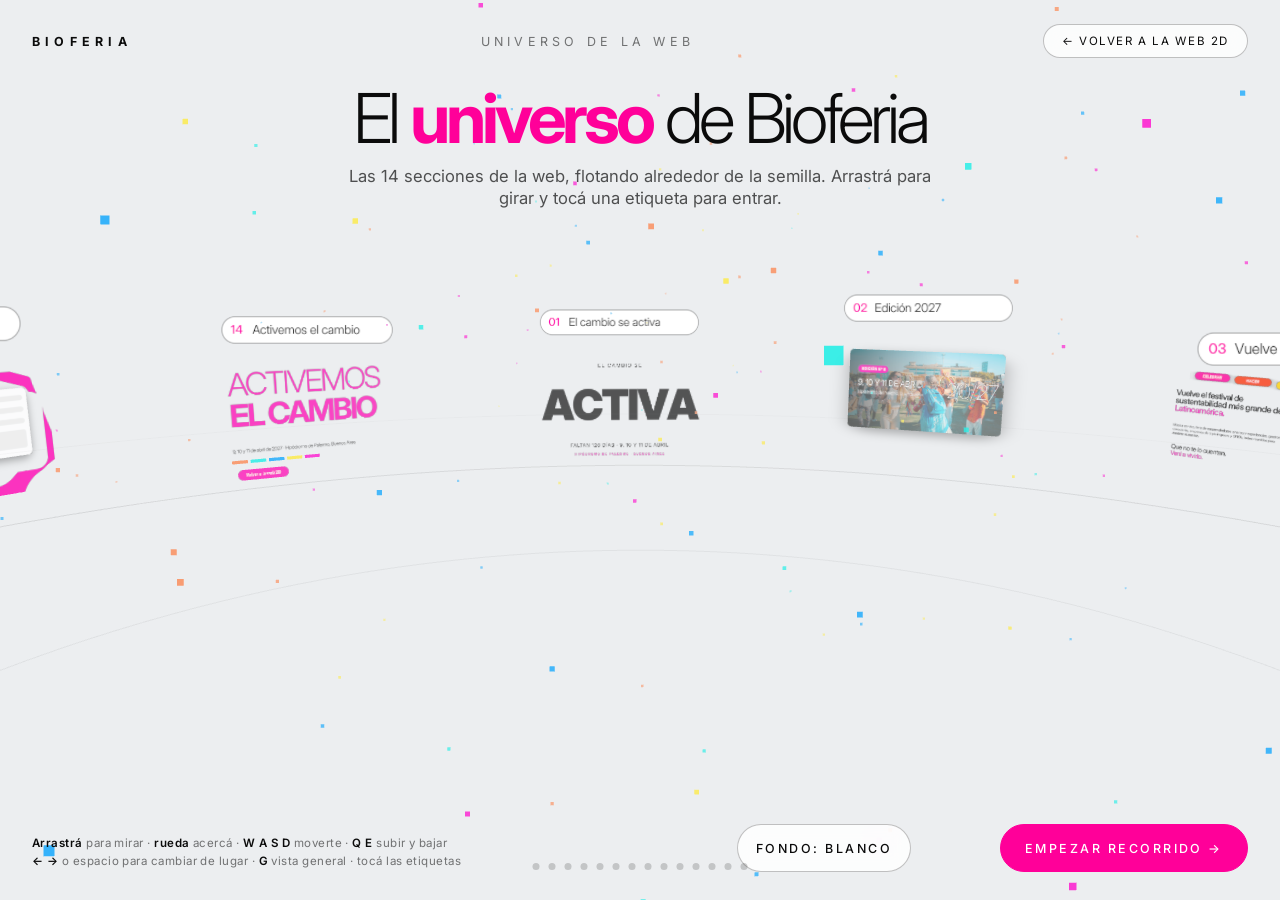
<file: universo3d.html>
<!doctype html>
<html lang="es">
<head>
<meta charset="utf-8">
<meta name="viewport" content="width=device-width,initial-scale=1,viewport-fit=cover">
<title>Bioferia · la web en 3D</title>
<link rel="preconnect" href="https://fonts.googleapis.com"><link rel="preconnect" href="https://fonts.gstatic.com" crossorigin>
<link href="https://fonts.googleapis.com/css2?family=Inter:wght@200;300;400;500;600;700;800;900&display=swap" rel="stylesheet">
<style>
:root{--rosa:#FF0099;--ink:#0b0b0b;--bg:#eceef0}
*{box-sizing:border-box}
html,body{margin:0;height:100%;background:var(--bg);color:var(--ink);font-family:"Inter",system-ui,sans-serif;overflow:hidden}
#gl{position:fixed;inset:0;width:100%;height:100%;display:block;cursor:grab;touch-action:none}
#gl:active{cursor:grabbing}
.top{position:fixed;z-index:5;left:0;right:0;top:0;display:flex;justify-content:space-between;align-items:center;padding:24px 32px;pointer-events:none;font-size:.78rem;letter-spacing:.34em;text-transform:uppercase}
.top b{font-weight:700;letter-spacing:.42em}.top span{color:#0b0b0b8c}
.top a{pointer-events:auto;color:var(--ink);text-decoration:none;border:1px solid #0b0b0b40;border-radius:999px;padding:9px 18px;letter-spacing:.14em;font-size:.72rem;background:#ffffffcc;backdrop-filter:blur(10px)}
.top a:hover{background:#fff}
#cap{position:fixed;z-index:4;left:50%;top:78px;translate:-50% 0;text-align:center;width:min(900px,92vw);pointer-events:none}
#cap .n{color:var(--rosa);letter-spacing:.3em;font-size:.8rem;margin-bottom:6px;font-weight:500}
#cap h1{margin:0;font-weight:300;font-size:clamp(2.2rem,5.4vw,4.3rem);letter-spacing:-.06em;line-height:1}
#cap h1 b{font-weight:700;color:var(--rosa)}
#cap p{margin:12px auto 0;max-width:36em;color:#0b0b0bb3;font-size:clamp(.9rem,1.3vw,1.1rem);line-height:1.35;font-weight:400}
#cap .w{display:inline-block;opacity:0;transform:translateY(.45em);filter:blur(8px);transition:opacity .8s ease,transform .9s cubic-bezier(.2,.8,.2,1),filter .8s ease}
#cap.in .w{opacity:1;transform:none;filter:blur(0)}
#cap .n,#cap p{opacity:0;transition:opacity .9s ease .5s}#cap.in .n,#cap.in p{opacity:1}
.nav{position:fixed;z-index:5;right:32px;bottom:28px;display:flex;gap:12px}
.nav button{font:500 .78rem "Inter";letter-spacing:.2em;text-transform:uppercase;color:var(--ink);background:#ffffffd9;border:1px solid #0b0b0b40;border-radius:999px;height:48px;padding:0 24px;cursor:pointer;backdrop-filter:blur(10px)}
.nav button:hover{background:#fff}.nav .go{background:var(--rosa);color:#fff;border-color:var(--rosa)}
.dots{position:fixed;z-index:5;left:50%;bottom:30px;translate:-50% 0;display:flex;gap:9px}
.dots i{width:7px;height:7px;border-radius:50%;background:#0b0b0b2e;cursor:pointer;transition:.3s}.dots i.a{background:var(--rosa);transform:scale(1.6)}
.hint{position:fixed;z-index:4;left:32px;bottom:30px;font-size:.72rem;color:#0b0b0b8c;letter-spacing:.04em;line-height:1.5}
.hint b{font-weight:600;color:var(--ink)}
#mp{position:fixed;z-index:3;left:4vw;right:4vw;top:244px;bottom:84px;display:grid;grid-template-columns:minmax(0,1.55fr) minmax(0,1fr);gap:28px;opacity:0;pointer-events:none;transition:opacity .8s ease,transform .9s cubic-bezier(.2,.8,.2,1);transform:translateY(24px)}
#mp.on{opacity:1;pointer-events:auto;transform:none}
.mp__map{position:relative;border-radius:28px;overflow:hidden;background:#dfeef3;box-shadow:0 34px 70px -34px #0b0b0b80}
.mp__map iframe{position:absolute;inset:0;width:100%;height:100%;border:0}
.mp__txt{overflow:auto;padding-right:6px;scrollbar-width:thin}
.mp__txt p{margin:0 0 16px;font-size:clamp(.88rem,1.15vw,1.05rem);line-height:1.38;color:#0b0b0bd9}
.mp__txt h3{margin:4px 0 8px;font-size:.78rem;letter-spacing:.06em;text-transform:uppercase;font-weight:700}
.mp__txt ol{list-style:none;margin:0 0 18px;padding:0}
.mp__txt li{display:grid;grid-template-columns:2.6em 1fr auto;gap:8px;align-items:center;padding:3px 0;border-bottom:1px solid #0b0b0b26;opacity:0;transform:translateX(18px);transition:opacity .6s ease,transform .7s cubic-bezier(.2,.8,.2,1)}
#mp.on li{opacity:1;transform:none}
.mp__txt li b{font-weight:500;font-size:1.7rem;letter-spacing:-.04em;line-height:1}
.mp__txt li span{font-size:.98rem}.mp__txt li em{font-style:normal;font-size:.9rem;font-weight:500}
.leg{display:flex;flex-wrap:wrap;gap:8px 14px}.leg i{display:inline-flex;align-items:center;gap:8px;font-style:normal;font-size:.78rem;font-weight:700;text-transform:uppercase}.leg i::before{content:"";width:26px;height:12px;border-radius:99px;background:var(--c)}
#kp{position:fixed;z-index:6;left:50%;bottom:92px;translate:-50% 20px;width:min(780px,92vw);display:none;grid-template-columns:10px 1fr 190px;background:#fff;color:#0b0b0b;border-radius:26px;overflow:hidden;box-shadow:0 30px 70px -26px #000a;opacity:0;transition:opacity .5s,translate .6s cubic-bezier(.2,.8,.2,1)}
#kp.on{display:grid;opacity:1;translate:-50% 0}
#kp>i{background:var(--c)}#kp>div{padding:18px 22px}#kp small{letter-spacing:.2em;font-weight:600;font-size:.7rem;text-transform:uppercase}#kp h2{margin:2px 0 6px;font-weight:300;letter-spacing:-.05em;font-size:2.2rem;line-height:1}#kp h2 b{font-weight:700}#kp p{margin:0 0 6px;font-size:.95rem;line-height:1.35}#kp img{width:100%;height:100%;object-fit:cover}#kp button{position:absolute;right:10px;top:10px;width:32px;height:32px;border-radius:50%;border:0;background:#000b;color:#fff;font-size:1.2rem;cursor:pointer}
#mod{position:fixed;inset:0;z-index:20;background:#0b0b0bb3;backdrop-filter:blur(8px);display:none;place-items:center}
#mod.on{display:grid}
#mod .box{position:relative;width:min(1280px,94vw);height:min(86vh,820px);border-radius:24px;overflow:hidden;background:#fff;box-shadow:0 40px 90px -30px #000}
#mod.phone .box{width:min(400px,92vw);height:min(86vh,860px);border-radius:36px;border:8px solid #111}
#mod iframe{width:100%;height:100%;border:0;display:block}
#mod button{position:absolute;right:14px;top:14px;z-index:2;width:42px;height:42px;border-radius:50%;border:0;background:#000000b3;color:#fff;font-size:1.5rem;cursor:pointer}
#load{position:fixed;inset:0;z-index:30;display:grid;place-items:center;background:var(--bg);font-weight:300;letter-spacing:.3em;text-transform:uppercase;color:#0b0b0b99;transition:opacity .8s}
#load.off{opacity:0;pointer-events:none}
body.dark{--bg:#0a0a0d;--ink:#f4f4f4;--card:#ffffff14}body.dark .top span,body.dark .hint{color:#ffffff99}body.dark #cap p{color:#ffffffb3}body.dark .top a,body.dark .nav button{background:#ffffff14;border-color:#ffffff40;color:#fff}body.dark .nav .go{background:var(--rosa)}body.dark .dots i{background:#ffffff33}body.dark .dots i.a{background:var(--rosa)}body.dark .mp__txt p{color:#ffffffd9}body.dark .mp__txt li{border-color:#ffffff2e}body.dark #load{color:#ffffff99}body.dark .mp__map{background:#03060f}
.nav .bgb{min-width:48px;padding:0 18px}
@media(max-width:900px){#mp{grid-template-columns:1fr;top:210px;overflow:auto}.mp__map{min-height:46vh}}
@media(max-width:700px){.top{padding:16px}.top span{display:none}#cap{top:66px}.nav{right:14px;bottom:16px}.dots{display:none}.hint{display:none}}
</style>
</head>
<body>
<canvas id="gl"></canvas>
<div class="top"><b>Bioferia</b><span>Universo de la web</span><a href="index.html" id="back2d">← Volver a la web 2D</a></div>
<div id="cap"><div class="n"></div><h1></h1><p></p></div>
<div id="mp"><div class="mp__map"><iframe title="Mapa 3D del Hipódromo de Palermo" src="about:blank" allow="fullscreen"></iframe></div><aside class="mp__txt"></aside></div>
<div class="nav"><button id="bgb" class="bgb" aria-label="Cambiar fondo">Fondo: blanco</button><button id="prev" aria-label="Anterior">←</button><button id="next" class="go">Empezar →</button></div>
<div class="dots" id="dots"></div>
<div class="hint"><b>Arrastrá</b> para mirar · <b>rueda</b> acercá · <b>W A S D</b> moverte · <b>Q E</b> subir y bajar<br><b>← →</b> o espacio para cambiar de lugar · <b>G</b> vista general · tocá las etiquetas</div>
<div id="mod"><div class="box"><button aria-label="Cerrar">×</button><iframe title="web"></iframe></div></div>
<div id="load">Armando el universo…</div>
<script src="content.js"></script>
<script src="assets/vendor/three.min.js"></script>
<script>
const B=window.BIOFERIA,TH=window.THREE;
let INK='#0b0b0b',INV='#fff';const inkd=()=>INK==='#fff'?'#ffffffd9':'#0b0b0bd9';const COL={fuego:'#FA3710',aire:'#01DAC7',agua:'#005BFC',tierra:'#FED108',rosa:'#FF0099'};
const CN={rojo:COL.fuego,turquesa:COL.aire,azul:COL.agua,amarillo:COL.tierra,rosa:COL.rosa};
const WEB='index.html';
function back2d(){if(parent!==window)parent.postMessage({t:'cerrar3d',e:cur>=0?cur+1:0},'*');else location.href='index.html'}

const loadImg=u=>new Promise(r=>{const i=new Image();i.crossOrigin='anonymous';i.onload=()=>r(i);i.onerror=()=>r(null);i.src=u});
const mkc=(w,h)=>{const c=document.createElement('canvas');c.width=Math.max(2,Math.round(w));c.height=Math.max(2,Math.round(h));return c};
const ctex=c=>{const t=new TH.CanvasTexture(c);t.encoding=TH.sRGBEncoding;t.anisotropy=8;return t};
const clamp=(v,a=0,b=1)=>Math.max(a,Math.min(b,v));
const eOut=q=>1-Math.pow(1-q,3),eBack=q=>{const c1=1.70158,c3=c1+1;return 1+c3*Math.pow(q-1,3)+c1*Math.pow(q-1,2)};
function rr(x,X,Y,W,H,R){x.beginPath();x.moveTo(X+R,Y);x.arcTo(X+W,Y,X+W,Y+H,R);x.arcTo(X+W,Y+H,X,Y+H,R);x.arcTo(X,Y+H,X,Y,R);x.arcTo(X,Y,X+W,Y,R);x.closePath()}
function cover(x,im,X,Y,W,H){const k=Math.max(W/im.width,H/im.height),w=im.width*k,h=im.height*k;x.drawImage(im,X+(W-w)/2,Y+(H-h)/2,w,h)}
function plane(w,h,tex,o={}){return new TH.Mesh(new TH.PlaneGeometry(w,h),new TH.MeshBasicMaterial(Object.assign({map:tex,transparent:true,side:TH.DoubleSide,depthWrite:false},o)))}
function imgCard(url,w,h,o={}){const {r=.05,px=720,border=null}=o,c=mkc(px,px*h/w),x=c.getContext('2d'),t=ctex(c),m=plane(w,h,t);if(r>0&&o.shadow!==false)addShadow(m,w,h);
  loadImg(url).then(im=>{if(!im)return;x.clearRect(0,0,c.width,c.height);x.save();rr(x,0,0,c.width,c.height,c.width*r);x.clip();cover(x,im,0,0,c.width,c.height);x.restore();if(border){x.strokeStyle=border;x.lineWidth=4;rr(x,2,2,c.width-4,c.height-4,c.width*r);x.stroke()}t.needsUpdate=true});return m}
function textPlane(w,h,px,draw,o={}){const fixed=o.fixed,sh=o.shadow;o=Object.assign({},o);delete o.fixed;delete o.shadow;const c=mkc(px,px*h/w),x=c.getContext('2d');draw(x,c.width,c.height);const m=plane(w,h,ctex(c),o);m.userData.c=c;m.userData.draw=draw;m.userData.fixed=!!fixed;if(sh)addShadow(m,w,h);return m}
const baseLetters=[];
function repaint(){scene.traverse(m=>{const d=m.userData&&m.userData.draw;if(d&&!m.userData.fixed&&m.userData.c){const c=m.userData.c,x=c.getContext('2d');x.setTransform(1,0,0,1,0,0);x.clearRect(0,0,c.width,c.height);x.textAlign='left';x.textBaseline='alphabetic';x.letterSpacing='0px';x.globalAlpha=1;d(x,c.width,c.height);m.material.map.needsUpdate=true}if(m.userData&&m.userData.redraw){m.userData.redraw();m.material.map.needsUpdate=true}});baseLetters.forEach(m=>m.material.color.set(INK).convertSRGBToLinear())}
function wrap(x,txt,maxW){const out=[];let line='';txt.split(' ').forEach(w=>{const t=line?line+' '+w:w;if(x.measureText(t).width>maxW&&line){out.push(line);line=w}else line=t});if(line)out.push(line);return out}
function lines(x,txt,X,Y,maxW,lh){const L=wrap(x,txt,maxW);L.forEach((l,i)=>x.fillText(l,X,Y+i*lh));return Y+L.length*lh}
const shTex=(()=>{const c=mkc(256,256),x=c.getContext('2d');x.filter='blur(13px)';x.fillStyle='#000';rr(x,30,30,196,196,26);x.fill();return new TH.CanvasTexture(c)})();
function addShadow(m,w,h,op=.42){const sh=new TH.Mesh(new TH.PlaneGeometry(w*1.3,h*1.3),new TH.MeshBasicMaterial({map:shTex,transparent:true,opacity:op,depthWrite:false,side:TH.DoubleSide}));sh.position.set(0,-h*.05,-.05);sh.renderOrder=-1;m.add(sh);return m}
function detTex(f,col){const W=1240,H=780,c=mkc(W,H),x=c.getContext('2d'),t=ctex(c),dk=col==='#FED108',fg=dk?'#0b0b0b':'#fff';
  const draw=im=>{x.clearRect(0,0,W,H);x.save();rr(x,0,0,W,H,70);x.clip();x.fillStyle=col;x.fillRect(0,0,W,H);if(im){cover(x,im,0,0,W,H);x.globalAlpha=.66;x.fillStyle=col;x.fillRect(0,0,W,H);x.globalAlpha=1}
    const gr=x.createLinearGradient(0,H*.3,0,H);gr.addColorStop(0,'rgba(0,0,0,0)');gr.addColorStop(1,dk?'rgba(255,255,255,0)':'rgba(0,0,0,.45)');x.fillStyle=gr;x.fillRect(0,0,W,H);x.restore();
    x.fillStyle=fg;x.textAlign='left';x.textBaseline='alphabetic';x.font='400 138px Inter';x.letterSpacing='-7px';x.fillText(f.verbo.toUpperCase(),70,170);const vw=x.measureText(f.verbo.toUpperCase()).width;
    x.font='700 30px Inter';x.letterSpacing='5px';const ew=x.measureText(f.elemento.toUpperCase()).width+60;x.fillStyle=dk?'#0b0b0b2e':'#ffffff40';rr(x,70+vw+34,100,ew,62,31);x.fill();x.fillStyle=fg;x.fillText(f.elemento.toUpperCase(),70+vw+64,143);
    x.font='600 70px Inter';x.letterSpacing='-3px';let y=lines(x,f.sentido,70,310,W-380,78);
    x.font='700 26px Inter';x.letterSpacing='4px';x.globalAlpha=.85;x.fillText('LO VIVÍS EN',70,y+34);x.globalAlpha=1;x.font='600 46px Inter';x.letterSpacing='-1px';x.fillText(f.donde,70,y+92);
    x.font='400 38px Inter';x.letterSpacing='-1px';lines(x,f.detalle,70,y+160,W-300,48);t.needsUpdate=true};
  draw(null);loadImg(f.img).then(im=>{if(im)draw(im)});return t}
const pad2=n=>String(n).padStart(2,'0');
async function letterRow(str,font,px,track,fill,img,k){const mc=mkc(10,10).getContext('2d');mc.font=font;mc.letterSpacing=track+'px';const it=[...str].map(ch=>({ch,adv:mc.measureText(ch).width}));const total=it.reduce((s,a)=>s+a.adv,0),out=[];let x0=0;
  for(const a of it){if(a.ch!==' '){const w=Math.ceil(a.adv-track+px*.3),h=Math.round(px*1.3),c=mkc(w,h),cx=c.getContext('2d');cx.font=font;cx.letterSpacing=track+'px';cx.textBaseline='alphabetic';cx.fillStyle=fill;cx.fillText(a.ch,px*.15,px);
      if(img){cx.globalCompositeOperation='source-in';cx.drawImage(img,-(x0)+px*.15,0,total,h)}
      const m=plane(w*k,h*k,ctex(c));m.position.set((x0-px*.15+w/2-total/2)*k,0,0);out.push(m)}
    x0+=a.adv}
  return{meshes:out,width:total*k}}

const cv=document.getElementById('gl');
const renderer=new TH.WebGLRenderer({canvas:cv,antialias:true});renderer.setPixelRatio(Math.min(devicePixelRatio,2));renderer.outputEncoding=TH.sRGBEncoding;
const BGC=0xeceef0;const scene=new TH.Scene();scene.background=new TH.Color(BGC);scene.fog=new TH.FogExp2(BGC,.0075);
const camera=new TH.PerspectiveCamera(48,1,.1,600);
const V3=TH.Vector3,R=54;
function resize(){renderer.setSize(innerWidth,innerHeight,false);camera.aspect=innerWidth/innerHeight;camera.updateProjectionMatrix()}addEventListener('resize',resize);resize();

const dust=(()=>{const N=520,p=new Float32Array(N*3),c=new Float32Array(N*3),v=[],pal=[COL.fuego,COL.aire,COL.agua,COL.tierra,COL.rosa].map(h=>new TH.Color(h));
  for(let i=0;i<N;i++){const r=14+Math.random()*120,a=Math.random()*6.283;p[i*3]=Math.cos(a)*r;p[i*3+1]=(Math.random()-.5)*60;p[i*3+2]=Math.sin(a)*r;const k=pal[i%5];c[i*3]=k.r;c[i*3+1]=k.g;c[i*3+2]=k.b;v.push([(Math.random()-.5)*.5,(Math.random()-.5)*.25,(Math.random()-.5)*.5])}
  const g=new TH.BufferGeometry();g.setAttribute('position',new TH.BufferAttribute(p,3));g.setAttribute('color',new TH.BufferAttribute(c,3));const pt=new TH.Points(g,new TH.PointsMaterial({size:.55,vertexColors:true,transparent:true,opacity:.8,depthWrite:false}));scene.add(pt);return{pt,p,v,N}})();
function ring(r,y,op){const pts=[];for(let i=0;i<=140;i++){const a=i/140*6.283;pts.push(new V3(Math.cos(a)*r,y,Math.sin(a)*r))}scene.add(new TH.Line(new TH.BufferGeometry().setFromPoints(pts),new TH.LineBasicMaterial({color:0x0b0b0b,transparent:true,opacity:op})))}
ring(R,-5.4,.16);ring(R*.55,-5.4,.08);ring(R*1.5,-5.4,.05);

scene.add(new TH.AmbientLight(0xffffff,1));
const seed=new TH.Group();scene.add(seed);
const sv=document.createElement('video');sv.src='assets/video/semilla.mp4';sv.muted=true;sv.loop=false;sv.playsInline=true;sv.preload='auto';sv.crossOrigin='anonymous';
const svCol=new TH.Color(COL.fuego),svTex=new TH.VideoTexture(sv);
const svMat=new TH.ShaderMaterial({transparent:true,depthWrite:false,blending:TH.AdditiveBlending,uniforms:{map:{value:svTex},uCol:{value:svCol},uHeart:{value:0},uT:{value:0},uMode:{value:0}},
  vertexShader:'varying vec2 vUv;void main(){vUv=uv;gl_Position=projectionMatrix*modelViewMatrix*vec4(position,1.);}',
  fragmentShader:'uniform sampler2D map;uniform vec3 uCol;uniform float uHeart;uniform float uT;uniform float uMode;varying vec2 vUv;'+
  'void main(){vec3 c=texture2D(map,vUv).rgb;float L=dot(c,vec3(.3,.59,.11));'+
  'vec3 p0=vec3(.98,.216,.063),p1=vec3(.004,.855,.78),p2=vec3(0.,.357,.988),p3=vec3(.996,.82,.03),p4=vec3(1.,0.,.6);'+
  'vec2 q=vUv-.5;float x=fract(atan(q.y*1.78,q.x)/6.2832+.5+uT*.04)*5.;'+
  'vec3 hm=mix(p0,p1,smoothstep(0.,1.,x));hm=mix(hm,p2,smoothstep(1.,2.,x));hm=mix(hm,p3,smoothstep(2.,3.,x));hm=mix(hm,p4,smoothstep(3.,4.,x));hm=mix(hm,p0,smoothstep(4.,5.,x));'+
  'vec3 tint=mix(uCol,hm,uHeart);float e=pow(1.-smoothstep(.3,.98,length(q*2.)),1.6);'+
  'if(uMode>.5){float a=clamp(pow(L,1.15)*2.6,0.,1.)*e;gl_FragColor=vec4(tint*.92,a);}'+
  'else{vec3 c2=tint*(L*2.6)+vec3(pow(L,2.5))*.7;c2=max(c2-.02,0.)*1.4;gl_FragColor=vec4(c2*e,1.);}}'});
const svMesh=new TH.Mesh(new TH.PlaneGeometry(5.4,9.6),svMat);svMesh.scale.setScalar(1.35);svMesh.frustumCulled=false;svMesh.renderOrder=30;scene.add(svMesh);
const SEEDC=[COL.fuego,COL.aire,COL.agua,COL.tierra,COL.rosa],_tc=new TH.Color();let svOn=false;
function updateSeed(t,dt){if(!svOn){svOn=true;sv.play().catch(()=>{})}if(sv.paused)sv.play().catch(()=>{});if(sv.currentTime>16.8)sv.currentTime=6;
  const ph=t/5,idx=Math.floor(ph)%5,cyc=Math.floor(ph/5)%3===2&&ph%5<4?1:0,k=1-Math.exp(-dt*1.8);svCol.lerp(_tc.set(SEEDC[idx]),k);svMat.uniforms.uHeart.value+=(cyc-svMat.uniforms.uHeart.value)*k;svMat.uniforms.uT.value=t;svMesh.quaternion.copy(camera.quaternion)}

const ST=[];let CB=null;
function station(id,title,text,build,o={}){ST.push(Object.assign({id,title,text,build,d:12,h:0,upd:null,g:null,parts:[]},o))}
function reg(m,o={}){const p=Object.assign({d:0,k:'up',dist:1.4,len:.9},o);p.pos=m.position.clone();p.sc=m.scale.clone();p.rot=m.rotation.clone();p.w=m.geometry&&m.geometry.parameters&&m.geometry.parameters.width||0;p.ops=[];m.traverse(c=>{if(c.material&&c.material.opacity!==undefined)p.ops.push([c.material,c.material.opacity])});m.userData.part=p;CB.parts.push(m);return m}
const lens={m:null,amt:0,tgt:0,i:0,tex:[]};
const dias=Math.max(0,Math.ceil((new Date('2027-04-09T11:00:00-03:00')-Date.now())/864e5));
function applyParts(s,eT){for(const m of s.parts){const p=m.userData.part,q=clamp((eT-p.d)/p.len),e=eOut(q);let op=e;m.visible=q>0;
  m.position.copy(p.pos);m.scale.copy(p.sc);m.rotation.copy(p.rot);
  switch(p.k){case'up':m.position.y-=p.dist*(1-e);break;case'down':m.position.y+=p.dist*(1-e);break;case'left':m.position.x-=p.dist*(1-e);break;case'right':m.position.x+=p.dist*(1-e);break;
   case'scale':m.scale.multiplyScalar(.55+.45*e);break;case'pop':m.scale.multiplyScalar(Math.max(.001,eBack(q)));op=Math.min(1,q*2.5);break;
   case'wipe':m.scale.x=Math.max(.001,p.sc.x*e);m.position.x=p.pos.x-p.w*p.sc.x*(1-e)/2;op=Math.min(1,q*3);break;
   case'fan':m.position.x=p.pos.x*e;m.rotation.y=p.rot.y*e;m.position.y-=.3*(1-e);break;case'fade':break}
  for(const [mat,b] of p.ops)mat.opacity=b*op}}

station('portada','El cambio se <b>activa</b>','La portada: dos palabras, un contador y todo lo que viene.',async g=>{
  const A=(m,o)=>{g.add(m);return reg(m,o)};
  const top=textPlane(8,.9,1400,(x,w,h)=>{x.fillStyle=INK;x.textAlign='center';x.textBaseline='middle';x.font='400 70px Inter';x.letterSpacing='14px';x.fillText('EL CAMBIO SE',w/2+7,h/2)});top.position.y=2.9;A(top,{k:'up',dist:.8,d:.1,len:1});
  const k=.0062,im=await loadImg('assets/graficas/bioferia-collage.webp');
  const base=await letterRow('ACTIVA','900 560px Inter',560,-26,'#fff',null,k),fill=null;
  base.meshes.forEach((m,i)=>{m.material.color.set(INK).convertSRGBToLinear();baseLetters.push(m);m.position.y=-.35;A(m,{k:'pop',d:.5+i*.13,len:.8})});
  const WP=560,WW=Math.ceil(base.width/k+WP*.3),WH=Math.round(WP*1.3);
  const FON=await Promise.all(['bioferia-collage.webp','criatura-nautilo.webp','criatura-flores.webp','patron-amarillo.webp','organismo-rosa.png'].map(f=>loadImg('assets/graficas/'+f)));
  lens.tex=FON.map(fi=>{const c=mkc(WW,WH),x=c.getContext('2d');x.font='900 560px Inter';x.letterSpacing='-26px';x.textBaseline='alphabetic';x.fillStyle='#fff';x.fillText('ACTIVA',WP*.15,WP);if(fi){x.globalCompositeOperation='source-in';cover(x,fi,0,0,WW,WH)}return ctex(c)});
  const lm=new TH.Mesh(new TH.PlaneGeometry(WW*k,WH*k),new TH.ShaderMaterial({transparent:true,depthWrite:false,side:TH.DoubleSide,uniforms:{map:{value:lens.tex[0]},uM:{value:new TH.Vector2(.5,.5)},uAmt:{value:0},uR:{value:.36},uAsp:{value:WW/WH}},
    vertexShader:'varying vec2 vUv;void main(){vUv=uv;gl_Position=projectionMatrix*modelViewMatrix*vec4(position,1.);}',
    fragmentShader:'uniform sampler2D map;uniform vec2 uM;uniform float uAmt;uniform float uR;uniform float uAsp;varying vec2 vUv;void main(){vec4 t=texture2D(map,vUv);float d=length((vUv-uM)*vec2(uAsp,1.));float a=smoothstep(uR,uR*.78,d)*uAmt;gl_FragColor=vec4(t.rgb,t.a*a);}'}));
  lm.position.set(0,-.35,.03);lm.visible=false;g.add(lm);lens.m=lm;
  const cc=textPlane(9,.8,1400,(x,w,h)=>{x.fillStyle=INK;x.textAlign='center';x.textBaseline='middle';x.font='400 62px Inter';x.letterSpacing='6px';x.fillText(dias>0?`FALTAN ${dias} DÍAS · 9, 10 Y 11 DE ABRIL`:'YA LLEGÓ',w/2,h/2)});cc.position.y=-3.7;A(cc,{k:'up',dist:.6,d:1.6,len:.9});
  const sec=textPlane(9,.5,1400,(x,w,h)=>{x.fillStyle='#FF00B2';x.textAlign='center';x.textBaseline='middle';x.font='600 40px Inter';x.letterSpacing='10px';x.fillText('HIPÓDROMO DE PALERMO · BUENOS AIRES',w/2,h/2)});sec.position.y=-4.45;A(sec,{k:'up',dist:.5,d:1.9,len:.9});
  return(t,eT)=>{lm.visible=eT>1.6}
},{d:23});

station('edicion','Edición <b>2027</b>','8.ª edición. Tres días en el Hipódromo de Palermo.',async g=>{
  const A=(m,o)=>{g.add(m);return reg(m,o)};
  A(imgCard('assets/fotos/festival-hipodromo.jpg',11.6,6.2,{r:.03,px:1400}),{k:'wipe',d:0,len:1.2});
  const ov=textPlane(11.6,6.2,1400,(x,w,h)=>{const gr=x.createLinearGradient(0,0,w,0);gr.addColorStop(0,'rgba(0,0,0,.6)');gr.addColorStop(.62,'rgba(0,0,0,0)');x.save();rr(x,0,0,w,h,w*.03);x.clip();x.fillStyle=gr;x.fillRect(0,0,w,h);x.restore();
    x.fillStyle='#FF00B2';rr(x,w*.06,h*.2,w*.2,h*.09,h*.045);x.fill();x.fillStyle='#fff';x.font='700 '+h*.04+'px Inter';x.textBaseline='middle';x.letterSpacing='3px';x.fillText('EDICIÓN N° 8',w*.085,h*.245);
    x.letterSpacing='-2px';x.font='400 '+h*.1+'px Inter';x.fillText('9, 10 Y 11 DE ABRIL',w*.06,h*.42);x.font='300 '+h*.058+'px Inter';x.fillText('Hipódromo de Palermo, Buenos Aires',w*.06,h*.54)});ov.position.z=.03;A(ov,{k:'fade',d:.7,len:.9});
  const big=textPlane(5.6,5.4,900,(x,w,h)=>{x.fillStyle='#fff';x.textAlign='right';x.textBaseline='middle';x.font='200 '+h*.3+'px Inter';x.letterSpacing='-8px';x.fillText('20/27',w-10,h/2)});big.position.set(2.7,.1,.05);A(big,{k:'pop',d:1,len:.9});
  return null},{d:16});

station('vuelve','Vuelve el <b>festival</b>','El festival de sustentabilidad más grande de Latinoamérica.',async g=>{
  const A=(m,o)=>{g.add(m);return reg(m,o)};
  const forma=imgCard('assets/graficas/forma-rosa.png',5.85,7,{r:0,px:900});forma.position.set(3.4,-.1,0);A(forma,{k:'wipe',d:0,len:1.3});
  const cw=5.85*.7766,ch=7*.5778,card=imgCard('assets/fotos/baile.jpg',cw,ch,{r:.09,px:700});card.position.set(3.4+(.1064+.7766/2-.5)*5.85,-.1+(.5-(.2667+.5778/2))*7,.04);A(card,{k:'scale',d:.7,len:.9});
  const t1=textPlane(7.2,2.7,1500,(x,w,h)=>{x.fillStyle=INK;x.textBaseline='top';x.font='500 112px Inter';x.letterSpacing='-6px';let y=lines(x,'Vuelve el festival de sustentabilidad más grande de',10,10,w-20,112);x.fillStyle='#FF00B2';x.fillText('Latinoamérica.',10,y)});t1.position.set(-3.5,1.9,0);A(t1,{k:'up',d:.3,len:.9,dist:.8});
  const t2=textPlane(7.2,1.9,1500,(x,w,h)=>{x.fillStyle=inkd();x.textBaseline='top';x.font='400 46px Inter';x.letterSpacing='-1px';lines(x,'Música en vivo, feria de emprendedores, charlas y experiencias, gastronomía consciente, empresas de triple impacto y ONGs, todos reunidos para celebrar el cambio.',10,6,w-30,60)});t2.position.set(-3.5,-.1,0);A(t2,{k:'up',d:.7,len:.9,dist:.7});
  const t3=textPlane(7.2,1.5,1500,(x,w,h)=>{x.textBaseline='top';x.font='400 88px Inter';x.letterSpacing='-4px';x.fillStyle=INK;x.fillText('Que no te lo cuenten.',10,0);x.fillStyle='#FF00B2';x.fillText('Vení a vivirlo.',10,92)});t3.position.set(-3.5,-1.35,0);A(t3,{k:'up',d:1.1,len:.9,dist:.7});
  const vb=[['Celebrar',COL.rosa],['Hacer',COL.fuego],['Cuidar',COL.tierra],['Transformar',COL.agua],['Conectar',COL.aire]],pills=[];
  vb.forEach(([t,c],i)=>{const pc=mkc(480,120),px=pc.getContext('2d');px.fillStyle=c;rr(px,4,4,472,112,56);px.fill();px.fillStyle=(c===COL.tierra||c===COL.aire)?'#0b0b0b':'#fff';px.font='600 46px Inter';px.letterSpacing='3px';px.textAlign='center';px.textBaseline='middle';px.fillText(t.toUpperCase(),240,62);
    const pm=plane(2.2,.55,ctex(pc));pm.position.set((i-2)*2.45,4.1,0);addShadow(pm,2.2,.55,.3);A(pm,{k:'pop',d:.1+i*.1,len:.7});pills.push(pm)});
  return(t,eT)=>{pills.forEach((m,i)=>{const y=4.1+Math.sin(t*1.1+i*1.3)*.1;m.userData.part.pos.y=y;if(eT>=14)m.position.y=y})}
},{d:17});

station('catalizadores','5 catalizadores, <b>5 verbos</b>','Cada verbo es un elemento, un color y un lugar del predio. Tocá uno y descubrí dónde vivirlo.',async g=>{
  for(let i=0;i<5;i++){const f=B.franja[i],col=CN[f.color],art=['criatura-flores.webp','criatura-libelula.png','criatura-nautilo.webp','patron-amarillo.webp','organismo-rosa.png'][i];
    const c=mkc(560,900),x=c.getContext('2d'),t=ctex(c),m=plane(2.6,4.18,t);
    const im=await loadImg('assets/graficas/'+art);x.save();rr(x,0,0,560,900,44);x.clip();x.fillStyle=col;x.fillRect(0,0,560,900);if(im){x.globalCompositeOperation='multiply';cover(x,im,-80,250,720,700)}x.globalCompositeOperation='source-over';x.restore();
    x.fillStyle=f.color==='amarillo'?'#0b0b0b':'#fff';x.textAlign='center';x.font='400 62px Inter';x.letterSpacing='-3px';x.fillText(f.verbo.toUpperCase(),280,120);x.font='600 28px Inter';x.letterSpacing='6px';x.fillText(f.elemento.toUpperCase(),280,175);
    catCards.push({m,front:t,det:detTex(f,col),i});addShadow(m,2.6,4.18);if(CAT_FICHA){m.userData.click=()=>showKP(i);m.userData.hot=1}m.position.set((i-2)*2.85,0,-Math.abs(i-2)*.25);m.rotation.y=-(i-2)*.1;g.add(m);reg(m,{k:'right',dist:8,d:i*.14,len:1})}
  return (t,eT)=>{catCards.forEach(cd=>{const m=cd.m,p=m.userData.part;if(!p.b0){p.b0=p.ops.map(o=>o[1]);p.f=1;p.hx=p.pos.clone();p.hs=p.sc.clone();p.hy=p.rot.y;p.det=false}
    const sel=catSel===cd.i,any=catSel>=0;const ra=p.sc.x/p.hs.x;if(sel&&!p.det&&ra>1.5){p.det=true;m.material.map=cd.det}else if(!sel&&p.det&&ra<1.5){p.det=false;m.material.map=cd.front}
    const k=.12;p.pos.lerp(sel?new V3(0,.55,2.6):p.hx,k);p.sc.x+=((sel?2.2:1)*p.hs.x-p.sc.x)*k;p.sc.y+=((sel?.86:1)*p.hs.y-p.sc.y)*k;p.rot.y+=((sel?0:p.hy)-p.rot.y)*k;
    p.f+=((any&&!sel?.16:1)-p.f)*.12;p.ops.forEach((o,j)=>{o[1]=p.b0[j]*p.f;if(eT>=14)o[0].opacity=o[1]});
    if(eT>=14){m.position.copy(p.pos);m.scale.copy(p.sc);m.rotation.copy(p.rot)}})}
},{d:14});

station('campana','Un festival que se mira <b>como se siente</b>','Cada elemento tiene su color, su criatura y su afiche.',async g=>{
  const files=['post-tu-basura','afiche-tierra','afiche-aire','afiche-agua','afiche-celebrar-1','afiche-celebrar-2','post-algo-crece'],ring=new TH.Group();ring.position.z=-6.5;g.add(ring);
  files.forEach((f,i)=>{const a=i/7*6.283,m=imgCard(`assets/afiches/${f}.jpg`,3,3.75,{r:.06,px:600,border:'#0b0b0b26'});m.position.set(Math.sin(a)*6.5,0,Math.cos(a)*6.5);m.rotation.y=a;ring.add(m)});
  ring.position.z=-6.5;const holder=new TH.Group();holder.add(ring);ring.position.set(0,0,0);holder.position.z=-6.5;g.remove(ring);g.add(holder);
  return(t,eT)=>{const q=Math.max(0,eT);ring.rotation.y=.28*q+2.6*(1-Math.exp(-q*1.1));const e=eOut(clamp(q/1.4));holder.scale.setScalar(.55+.45*e);holder.visible=q>0}
},{d:13,h:.5});

station('areas','Descubrí las 11 áreas <b>temáticas</b>','El mapa 3D del Hipódromo, para recorrerlo, y todo lo que vive en cada lugar.',async g=>{
  const A=(m,o)=>{g.add(m);return reg(m,o)};
  const mapa=imgCard('assets/mapa/mapa3d-poster.jpg',7.4,4.16,{r:.04,px:1300});mapa.position.set(-2.7,.1,0);A(mapa,{k:'wipe',d:0,len:1.2});
  const cats=B.areas.categorias,cw=4.3,ch=5.1,lista=textPlane(cw,ch,880,(x,w,h)=>{const u=w/cw;x.fillStyle='#fff';rr(x,0,0,w,h,44);x.fill();x.textBaseline='middle';x.fillStyle='#0b0b0b';x.font='700 26px Inter';x.letterSpacing='3px';x.fillText(cats.length+' CATEGORÍAS',.3*u,70);
    cats.forEach((c,i)=>{const y=150+i*(h-190)/cats.length,col=CN[c.color]==='#FED108'?'#d4a900':CN[c.color];x.fillStyle=col;x.font='500 40px Inter';x.letterSpacing='-2px';x.fillText(pad2(i+1),.3*u,y);x.fillStyle='#0b0b0b';x.font='400 34px Inter';x.letterSpacing='-1px';x.fillText(c.n,.3*u+84,y);x.fillStyle=col;x.font='500 26px Inter';x.textAlign='right';x.fillText(c.lugar,w-.3*u,y);x.textAlign='left'})},{fixed:true,shadow:true});
  lista.position.set(3.9,0,.02);A(lista,{k:'up',dist:1.6,d:.5,len:1});
  return(t,eT)=>{g.visible=!(mp.classList.contains('on')&&T-mpOnT>.9)}
},{d:19});

station('espacios','Así se activa el <b>recorrido</b>','Cinco espacios pensados para llegar, encontrarse, orientarse, escuchar y hacer una pausa.',async g=>{
  const E=[['ingreso','Entrada','La bienvenida al festival.'],['instagram','Espacio instagrameable','Un lugar para la foto y para compartir.'],['informes','Informes','Orientación y consultas para visitantes.'],['escenario','Escenario','Música y contenidos en vivo.'],['descanso','Lugar de descanso','Bancos y sombra para hacer una pausa.']];
  for(let i=0;i<5;i++){const [f,t1,t2]=E[i],c=mkc(640,720),x=c.getContext('2d'),t=ctex(c),m=plane(3,3.375,t),im=await loadImg(`assets/mapa3d/${f}.jpg`);
    const gr=x.createLinearGradient(0,0,0,720);gr.addColorStop(0,'rgba(190,150,205,.96)');gr.addColorStop(1,'rgba(160,110,180,.98)');x.fillStyle=gr;rr(x,0,0,640,720,48);x.fill();x.strokeStyle='#ffffff99';x.lineWidth=3;rr(x,1.5,1.5,637,717,48);x.stroke();
    x.save();rr(x,22,22,596,440,28);x.clip();if(im)cover(x,im,22,22,596,440);x.restore();x.fillStyle='#fff';x.textAlign='center';x.font='500 44px Inter';x.letterSpacing='-2px';x.fillText(pad2(i+1)+' '+t1,320,540);x.font='300 32px Inter';x.letterSpacing='-1px';wrap(x,t2,560).forEach((l,k)=>x.fillText(l,320,596+k*42));
    addShadow(m,3,3.375);m.position.set((i-2)*3.1,0,-Math.abs(i-2)*.7);m.rotation.y=-(i-2)*.2;g.add(m);reg(m,{k:'fan',d:i*.08,len:1.2})}
  return null},{d:14.5});

station('galeria','Mirá cómo se vive <b>Bioferia</b>','Fotos de ediciones anteriores.',async g=>{
  const items=B.galeria.items.slice(0,14),ring=new TH.Group(),holder=new TH.Group();holder.position.z=-7;holder.add(ring);g.add(holder);
  items.forEach((it,i)=>{const a=i/items.length*6.283,m=imgCard(it.src,2.3,3.1,{r:.07,px:520});m.position.set(Math.sin(a)*7,0,Math.cos(a)*7);m.rotation.y=a;ring.add(m)});
  return(t,eT)=>{const q=Math.max(0,eT);ring.rotation.y=-(.2*q+2.2*(1-Math.exp(-q*1.1)));const e=eOut(clamp(q/1.5));holder.scale.setScalar(.55+.45*e);holder.visible=q>0}
},{d:15,h:.4});

station('videos','Bioferia en <b>movimiento</b>','Dos videos: la edición 2027 y el agradecimiento de 2023. Tocá uno para verlo.',async g=>{
  const items=B.videos.items,meshes=[];
  items.forEach((v,i)=>{const m=imgCard(v.poster,5.4,3.04,{r:.05,px:900});m.position.set((i?1:-1)*3,.25,0);g.add(m);reg(m,{k:'scale',d:i*.2,len:1});m.userData.hot=1;meshes.push(m);
    const pl=textPlane(1,1,256,(x,w,h)=>{x.fillStyle='rgba(255,0,153,.9)';x.beginPath();x.arc(w/2,h/2,w*.45,0,7);x.fill();x.fillStyle='#fff';x.beginPath();x.moveTo(w*.42,h*.32);x.lineTo(w*.7,h/2);x.lineTo(w*.42,h*.68);x.fill()});pl.position.z=.04;m.add(pl);
    const cap=textPlane(5.4,.7,900,(x,w,h)=>{x.fillStyle=INK;x.font='500 54px Inter';x.letterSpacing='-2px';x.textBaseline='middle';x.fillText(v.titulo,6,h/2)});cap.position.set((i?1:-1)*3,-1.75,0);g.add(cap);reg(cap,{k:'up',d:.5+i*.2,len:.8,dist:.6});
    m.userData.click=()=>{if(m.userData.v){const vv=m.userData.v;if(vv.paused){meshes.forEach(o=>o.userData.v&&o!==m&&o.userData.v.pause());vv.play();pl.visible=false}else{vv.pause();pl.visible=true}return}
      const vd=document.createElement('video');vd.src=v.src;vd.loop=true;vd.playsInline=true;vd.crossOrigin='anonymous';meshes.forEach(o=>o.userData.v&&o.userData.v.pause());vd.play().catch(()=>{vd.muted=true;vd.play()});const t=new TH.VideoTexture(vd);t.encoding=TH.sRGBEncoding;m.material.map=t;m.material.needsUpdate=true;m.userData.v=vd;pl.visible=false}});
  return null},{d:14});

station('agenda','Tres días, tres formas de activar el <b>cambio</b>','Elegí un día y mirá qué pasa hora por hora.',async g=>{
  B.agenda.dias.forEach((d,i)=>{const col=CN[d.color],m=textPlane(4.2,5.4,900,(x,w,h)=>{x.fillStyle='#fff';rr(x,0,0,w,h,50);x.fill();x.strokeStyle='#0b0b0b26';x.lineWidth=3;rr(x,1.5,1.5,w-3,h-3,50);x.stroke();x.fillStyle=col;rr(x,34,34,w-68,150,34);x.fill();x.fillStyle=d.color==='amarillo'?'#0b0b0b':'#fff';x.font='700 120px Inter';x.textBaseline='middle';x.letterSpacing='-5px';x.fillText(d.dia,62,112);x.font='300 36px Inter';x.letterSpacing='-1px';x.fillText('ABRIL',w*.4,80);x.font='500 46px Inter';x.fillText(d.corto,w*.4,132);
      x.textBaseline='top';let y=230;d.items.slice(0,6).forEach(it=>{x.fillStyle=col==='#FED108'?'#b89400':col;x.font='600 34px Inter';x.fillText(it.h,40,y);x.fillStyle='#0b0b0b';x.font='500 34px Inter';x.letterSpacing='-1px';x.fillText(it.t.length>26?it.t.slice(0,25)+'…':it.t,170,y);y+=104;x.strokeStyle='#0b0b0b1f';x.beginPath();x.moveTo(40,y-24);x.lineTo(w-40,y-24);x.stroke()})},{fixed:true,shadow:true});
    m.position.set((i-1)*4.7,0,-Math.abs(i-1)*.5);m.rotation.y=-(i-1)*.15;g.add(m);reg(m,{k:'up',dist:3,d:i*.2,len:1})});
  return null},{d:17.5});

station('impacto','Bioferia en <b>números</b>','Porque nuestro compromiso es real, así hacemos Bioferia.',async g=>{
  const C=B.impacto.cifras,counters=[],CW=3.45,CH=4.1;
  C.forEach((c,i)=>{const col=c.color==='turquesa'?'#01DAC7':CN[c.color],X=(i-1.5)*3.85,PW=760,PH=Math.round(PW*CH/CW),u=PW/CW;
    const card=textPlane(CW,CH,PW,(x,w,h)=>{x.fillStyle='#fff';rr(x,0,0,w,h,44);x.fill();x.save();rr(x,0,0,w,h,44);x.clip();x.fillStyle=col;x.fillRect(0,0,w,.5*u);x.restore();
      x.fillStyle='#0b0b0b';x.textBaseline='top';x.font='400 46px Inter';x.letterSpacing='-1px';lines(x,c.texto,.2*u,(.5+1.55)*u,w-.4*u,56);
      x.fillStyle='#0b0b0b';const py=h-.2*u-76;rr(x,.2*u,py,w*.78,76,38);x.fill();x.fillStyle='#fff';x.font='500 32px Inter';x.textBaseline='middle';x.letterSpacing='0px';x.fillText(c.nota.toUpperCase(),.2*u+26,py+40)},{fixed:true,shadow:true});
    card.position.set(X,0,0);g.add(card);reg(card,{k:'up',dist:2.2,d:i*.15,len:.9});
    const num=parseInt(c.valor.replace(/\D/g,'')),pre=c.valor[0]==='+'?'+':'';
    const dv=p=>{const v=Math.round(num*eOut(p));return pre+String(v).replace(/\B(?=(\d{3})+(?!\d))/g,'.')};
    const vp=textPlane(CW-.3,1.1,700,()=>{},{fixed:true});vp.position.set(X+.05,CH/2-.5-.62,.02);g.add(vp);reg(vp,{k:'fade',d:i*.15+.5,len:.6});
    const draw=p=>{const cc=vp.userData.c,x=cc.getContext('2d');x.clearRect(0,0,cc.width,cc.height);x.fillStyle='#0b0b0b';x.textBaseline='middle';x.font='300 170px Inter';x.letterSpacing='-10px';const s2=dv(p);x.fillText(s2,0,cc.height*.5);const vw=x.measureText(s2).width;if(c.unidad){x.font='300 90px Inter';x.letterSpacing='-3px';x.fillText(c.unidad,vw+12,cc.height*.58)}vp.material.map.needsUpdate=true};draw(1);vp.userData.redraw=()=>draw(1);
    counters.push({d:i*.15+.5,draw})});
  return(t,eT)=>counters.forEach(k=>{const p=clamp((eT-k.d)/1.8);if(p<1)k.draw(p)})
},{d:16});

station('apps','Dos apps para vivir el <b>cambio</b>','La app del festival y el juego Catálisis. Tocá un celular o un botón para probarla en vivo.',async g=>{
  const AP=B.apps,A=[['assets/apps/app-festival.jpg',-1,AP.items[0],'#01DAC7'],['assets/apps/juego-semilla.jpg',1,AP.items[1],'#FF00B2']];
  for(const [img,s,it,col] of A){const im=await loadImg(img),c=mkc(520,1060),x=c.getContext('2d'),t=ctex(c),m=plane(2.4,4.9,t);
    x.fillStyle='#0c0c0e';rr(x,0,0,520,1060,86);x.fill();x.strokeStyle='#8e8e93';x.lineWidth=5;rr(x,2.5,2.5,515,1055,84);x.stroke();x.save();rr(x,22,22,476,1016,66);x.clip();if(im)cover(x,im,22,22,476,1016);x.restore();x.fillStyle='#000';rr(x,170,34,180,40,20);x.fill();
    addShadow(m,2.4,4.9,.32);m.position.set(s*3.1,0,0);m.userData.click=()=>openMod(it.url,true);m.userData.hot=1;g.add(m);reg(m,{k:'up',dist:3.5,d:s<0?0:.25,len:1});
    const tw=4.5,th=5.4,tx=textPlane(tw,th,900,(x,w,h)=>{const u=w/tw;x.fillStyle=col;rr(x,0,0,w*.5,64,32);x.fill();x.fillStyle=col==='#01DAC7'?'#0b0b0b':'#fff';x.font='600 32px Inter';x.textBaseline='middle';x.letterSpacing='1px';x.fillText(it.etiqueta.toUpperCase(),26,34);
      x.fillStyle=INK;x.textBaseline='top';x.font='300 100px Inter';x.letterSpacing='-6px';let y=lines(x,it.titulo,0,100,w,100)+10;x.fillStyle=inkd();x.font='400 42px Inter';x.letterSpacing='-1px';y=lines(x,it.descripcion,0,y,w-10,54)+22;
      it.puntos.forEach(p=>{x.fillStyle=col;x.beginPath();x.arc(16,y+24,13,0,7);x.fill();x.fillStyle=INK;x.font='500 40px Inter';x.fillText(p,46,y+2);y+=64});y+=24;
      x.fillStyle=col;rr(x,0,y,w*.62,84,42);x.fill();x.fillStyle=col==='#01DAC7'?'#0b0b0b':'#fff';x.font='600 38px Inter';x.textBaseline='middle';x.letterSpacing='0px';x.fillText(it.boton+' ↗',36,y+44)});
    tx.position.set(s*(3.1+1.2+2.55),.2,0);tx.userData.click=()=>openMod(it.url,true);tx.userData.hot=1;g.add(tx);reg(tx,{k:s<0?'left':'right',dist:2.5,d:.6+(s>0?.25:0),len:1})}
  const intro=textPlane(11,.9,1500,(x,w,h)=>{x.fillStyle=inkd();x.textAlign='center';x.textBaseline='top';x.font='400 40px Inter';x.letterSpacing='-1px';(()=>{const L=wrap(x,AP.texto,w-120);L.forEach((l,i)=>x.fillText(l,w/2,6+i*50))})()});intro.position.set(0,-3.15,0);g.add(intro);reg(intro,{k:'up',dist:.6,d:1.2,len:.9});
  return null},{d:20});

station('contacto','¿Te <b>sumás</b>?','Sponsor, expositor o prensa: contanos qué te trae por acá.',async g=>{
  const A=(m,o)=>{g.add(m);return reg(m,o)};
  const forma=imgCard('assets/graficas/forma-rosa.png',7.4,8.86,{r:0,px:900});forma.position.set(3.8,-.4,-.05);A(forma,{k:'wipe',d:0,len:1.3});
  const tx=textPlane(6.4,6,1300,(x,w,h)=>{x.textBaseline='top';x.fillStyle=INK;x.font='400 62px Inter';x.letterSpacing='-1px';x.fillText('¿Sponsor, expositor o prensa?',10,10);x.fillText('Contanos qué te trae por acá.',10,80);let px=10,py=190;x.font='400 54px Inter';B.contacto.perfiles.forEach(p=>{const w2=x.measureText(p).width+60;if(px+w2>w){px=10;py+=96}x.fillStyle=INK;rr(x,px,py,w2,78,39);x.fill();x.fillStyle=INV;x.textBaseline='middle';x.fillText(p,px+30,py+41);x.textBaseline='top';px+=w2+18});
    x.fillStyle='#FF00B2';x.font='300 190px Inter';x.letterSpacing='-12px';x.fillText('El cambio',10,500);x.fillText('empieza',10,690);x.fillText('con vos',10,880)});tx.position.set(-3.4,0,0);A(tx,{k:'up',d:.3,len:1,dist:1});
  const card=textPlane(3.8,4.4,760,(x,w,h)=>{x.fillStyle='#fff';rr(x,0,0,w,h,48);x.fill();x.strokeStyle='#0b0b0b1f';x.lineWidth=3;rr(x,1.5,1.5,w-3,h-3,48);x.stroke();x.textBaseline='top';const F=['Nombre','Correo','Perfil','Mensaje'];let y=46;F.forEach((f,i)=>{x.fillStyle='#0b0b0b';x.font='300 34px Inter';x.fillText(f,50,y);y+=46;x.fillStyle='#eee';const hh=i===3?240:70;rr(x,50,y,w-100,hh,i===3?32:35);x.fill();y+=hh+34});x.fillStyle='#FF00B2';rr(x,50,y,260,76,38);x.fill();x.fillStyle='#fff';x.font='500 36px Inter';x.textBaseline='middle';x.fillText('Enviar',112,y+40)},{fixed:true,shadow:true});card.position.set(3.8,-.2,.05);card.userData.click=()=>openMod(WEB+'#contacto');card.userData.hot=1;A(card,{k:'up',dist:2.5,d:.7,len:1});
  return null},{d:19.5});

station('cierre','Activemos el <b>cambio</b>','El cambio empieza con vos.',async g=>{
  const A=(m,o)=>{g.add(m);return reg(m,o)};
  const l1=textPlane(12,3.4,1800,(x,w,h)=>{x.textBaseline='top';x.fillStyle='#FF00B2';x.font='300 340px Inter';x.letterSpacing='-24px';x.fillText('ACTIVEMOS',20,0)});l1.position.set(0,1.9,0);A(l1,{k:'up',dist:1.5,d:0,len:1});
  const l2=textPlane(12,3.4,1800,(x,w,h)=>{x.textBaseline='top';x.fillStyle='#FF00B2';x.font='700 340px Inter';x.letterSpacing='-24px';x.fillText('EL CAMBIO',20,0)});l2.position.set(0,-.4,0);A(l2,{k:'up',dist:1.5,d:.25,len:1});
  const dt=textPlane(12,.6,1800,(x,w,h)=>{x.fillStyle=INK;x.textBaseline='middle';x.font='300 52px Inter';x.letterSpacing='-1px';x.fillText('9, 10 y 11 de abril de 2027 · Hipódromo de Palermo, Buenos Aires',24,h/2)});dt.position.set(0,-2.4,0);A(dt,{k:'fade',d:.8,len:.9});
  [COL.fuego,COL.aire,COL.agua,COL.tierra,COL.rosa].forEach((c,i)=>{const p=new TH.Mesh(new TH.PlaneGeometry(1.1,.24),new TH.MeshBasicMaterial({color:c,transparent:true}));p.position.set(-5.4+i*1.3,-3.2,0);A(p,{k:'pop',d:1+i*.1,len:.6})});
  const lk=textPlane(3.6,.8,700,(x,w,h)=>{x.fillStyle='#FF00B2';rr(x,0,0,w,h,h/2);x.fill();x.fillStyle='#fff';x.font='500 '+h*.38+'px Inter';x.textAlign='center';x.textBaseline='middle';x.fillText('Volver a la web 2D',w/2,h/2)});lk.position.set(-3.8,-4.2,.05);lk.userData.click=()=>back2d();lk.userData.hot=1;A(lk,{k:'up',dist:.7,d:1.6,len:.8});
  return null},{d:23});

const N=ST.length,iAreas=ST.findIndex(s=>s.id==='areas'),labels=[];
function labelSprite(i,txt){const c=mkc(640,110),x=c.getContext('2d');x.fillStyle='#fff';rr(x,6,6,628,98,49);x.fill();x.strokeStyle='#0b0b0b40';x.lineWidth=3;rr(x,6,6,628,98,49);x.stroke();x.fillStyle='#FF00B2';x.textBaseline='middle';x.font='600 44px Inter';x.fillText(pad2(i+1),38,56);x.fillStyle='#0b0b0b';x.font='400 46px Inter';x.letterSpacing='-1px';x.fillText(txt.length>22?txt.slice(0,21)+'…':txt,118,56);
  const s=new TH.Sprite(new TH.SpriteMaterial({map:ctex(c),transparent:true,depthWrite:false,fog:false}));s.scale.set(7.4,1.27,1);return s}
async function buildAll(){await Promise.all(['300','400','500','600','700','900'].map(w=>document.fonts.load(w+' 40px Inter').catch(()=>{})));
  for(let i=0;i<N;i++){const s=ST[i],a=i/N*6.283-1.57,g=new TH.Group();g.position.set(Math.cos(a)*R,Math.sin(i*1.7)*1.4,Math.sin(a)*R);g.lookAt(0,g.position.y,0);scene.add(g);s.g=g;s.pos=g.position.clone();CB=s;
    const u=await s.build(g);s.upd=u||null;
    const nm=s.title.replace(/<[^>]+>/g,''),lb=labelSprite(i,nm);lb.position.copy(s.pos).add(new V3(0,6.4,0));lb.userData.i=i;scene.add(lb);labels.push(lb)}}

let cur=-1,focus=-1,hereSp=null;const cam={p:new V3(0,2.4,16),l:new V3(0,0,0),tp:new V3(0,2.4,16),tl:new V3(0,0,0)};camera.position.copy(cam.p);
const u={x:0,y:0,z:0,th:0,ph:0,zm:1},ug={x:0,y:0,z:0,th:0,ph:0,zm:1};let baseP=new V3(0,2.4,16),baseL=new V3(0,0,0),fov=48;
function targetFor(i){if(i===-1)return{p:new V3(0,2.4,16),l:new V3(0,0,0)};if(i===-2){if(focus>=0){const s=ST[focus],dr=new V3(s.pos.x,0,s.pos.z).normalize();return{p:new V3(-dr.x*22,12,-dr.z*22),l:new V3(dr.x*6,9.5,dr.z*6)}}return{p:new V3(0,12,28),l:new V3(0,6.5,0)}}
  const s=ST[i],inw=new V3(-s.pos.x,0,-s.pos.z).normalize();return{p:s.pos.clone().addScaledVector(inw,s.d*.74).add(new V3(0,s.h+.6+1.5,0)),l:s.pos.clone().add(new V3(0,s.h*.3+1.5,0))}}
function rig(){const v=baseP.clone().sub(baseL),len=v.length(),r=len*u.zm;let th=Math.atan2(v.x,v.z)+u.th,ph=clamp(Math.acos(clamp(v.y/len,-1,1))+u.ph,.12,2.95);
  const l=baseL.clone().add(new V3(u.x,u.y,u.z)),p=l.clone().add(new V3(Math.sin(ph)*Math.sin(th),Math.cos(ph),Math.sin(ph)*Math.cos(th)).multiplyScalar(r));cam.tp.copy(p);cam.tl.copy(l)}
const cap=document.getElementById('cap'),capN=cap.querySelector('.n'),capH=cap.querySelector('h1'),capP=cap.querySelector('p'),nextB=document.getElementById('next'),prevB=document.getElementById('prev'),dots=document.getElementById('dots'),mp=document.getElementById('mp');
for(let i=0;i<N;i++){const d=document.createElement('i');d.onclick=()=>go(i);dots.appendChild(d)}
const wordify=h=>h.replace(/(<[^>]+>)|([^<\s]+)/g,(m,t,w)=>t?t:`<span class="w">${w}</span>`);
let mpBuilt=false,mpTimer=0,mpOnT=1e9;
function buildMp(){const a=B.areas,t=mp.querySelector('.mp__txt'),cc=c=>CN[c]==='#FED108'?'#b89400':CN[c];
  t.innerHTML=`<p>${a.texto}</p><h3>${a.categorias.length} categorías · el color marca dónde se vive</h3><ol>${a.categorias.map((c,i)=>`<li style="transition-delay:${i*70+500}ms"><b style="color:${cc(c.color)}">${pad2(i+1)}</b><span>${c.n}</span><em style="color:${cc(c.color)}">${c.lugar}</em></li>`).join('')}</ol><h3>Referencias del mapa</h3><div class="leg">${a.referencias.map(r=>`<i style="--c:${CN[r.color]}">${r.t}</i>`).join('')}</div>`;
  const fr=mp.querySelector('iframe');fr.onload=()=>{try{fr.contentDocument.documentElement.dataset.tema=dark?'oscuro':'claro'}catch(e){}};fr.src='universo3d-mapa.html';mpBuilt=true}
const CAT_FICHA=true;let catSel=-1;const catCards=[];
function showKP(i){catSel=catSel===i?-1:i}
function hideKP(){catSel=-1}
function go(i){hideKP();if(i<-2)i=-2;if(i>=0)focus=-1;if(i>=N)i=N-1;cur=i;const t=targetFor(i);baseP.copy(t.p);baseL.copy(t.l);Object.assign(ug,{x:0,y:0,z:0,th:0,ph:0,zm:1});
  if(i>=0)ST[i].t0=T+.6;
  clearTimeout(mpTimer);mp.classList.remove('on');mpOnT=1e9;if(i===iAreas){if(!mpBuilt)buildMp();mpTimer=setTimeout(()=>{mp.classList.add('on');mpOnT=T},1500)}
  cap.classList.remove('in');setTimeout(()=>{let h,p,n='';if(i===-1){h='La web de <b>Bioferia</b>';p='Un recorrido por cada sección de la página, en el orden en que se vive. Podés moverte libremente por el espacio.'}
    else if(i===-2){h='El <b>universo</b> de Bioferia';p=focus>=0?'Estabas en "'+ST[focus].title.replace(/<[^>]+>/g,'')+'". Entrá ahí o tocá cualquier etiqueta para ir a otra sección.':'Las 14 secciones de la web, flotando alrededor de la semilla. Arrastrá para girar y tocá una etiqueta para entrar.'}
    else{n=pad2(i+1)+' / '+pad2(N);h=ST[i].title;p=ST[i].text}
    capN.textContent=n;capH.innerHTML=wordify(h);capP.textContent=p;capH.querySelectorAll('.w').forEach((w,k)=>w.style.transitionDelay=(k*80)+'ms');requestAnimationFrame(()=>requestAnimationFrame(()=>cap.classList.add('in')))},260);
  nextB.textContent=(i===-2&&focus>=0)?'Entrar a esta sección →':(i===-1||i===-2)?'Empezar recorrido →':(i===N-1?'Ver el universo':'Siguiente →');prevB.style.visibility=(i===-1||i===-2)?'hidden':'visible';
  [...dots.children].forEach((d,k)=>d.classList.toggle('a',k===i));history.replaceState(null,'',i>=0?'#'+(i+1):location.pathname)}
function step(d){if(cur===-2)return go(d>0?(focus>=0?focus:0):N-1);if(cur===N-1&&d>0)return go(-2);go(cur+d)}
nextB.onclick=()=>step(1);prevB.onclick=()=>step(-1);

const keys={};let mx=0,my=0,drag=null;
document.getElementById('back2d').addEventListener('click',e=>{e.preventDefault();back2d()});
addEventListener('keydown',e=>{if(document.getElementById('mod').classList.contains('on')){if(e.key==='Escape')closeMod();return}
  if(e.key==='Escape'){back2d();return}
  const k=e.key.toLowerCase();if(['w','a','s','d','q','e'].includes(k)){keys[k]=1;return}
  if(e.key==='ArrowRight'||e.key===' '){step(1);e.preventDefault()}else if(e.key==='ArrowLeft')step(-1);else if(k==='g')go(cur===-2?0:-2);else if(e.key==='0'||e.key==='Home')go(-1)});
addEventListener('keyup',e=>{delete keys[e.key.toLowerCase()]});
cv.addEventListener('pointerdown',e=>{drag={x:e.clientX,y:e.clientY,pan:e.button===2||e.shiftKey,moved:0};cv.setPointerCapture(e.pointerId)});
cv.addEventListener('contextmenu',e=>e.preventDefault());
addEventListener('pointermove',e=>{mx=e.clientX/innerWidth*2-1;my=e.clientY/innerHeight*2-1;
  if(drag){const dx=e.clientX-drag.x,dy=e.clientY-drag.y;drag.x=e.clientX;drag.y=e.clientY;drag.moved+=Math.abs(dx)+Math.abs(dy);
    if(drag.pan){const f=baseP.distanceTo(baseL)*u.zm*.0016,right=new V3().setFromMatrixColumn(camera.matrixWorld,0),up=new V3().setFromMatrixColumn(camera.matrixWorld,1);ug.x+=(-right.x*dx+up.x*dy)*f;ug.y+=(-right.y*dx+up.y*dy)*f;ug.z+=(-right.z*dx+up.z*dy)*f}
    else{ug.th-=dx*.0052;ug.ph-=dy*.0046}}
  else{cv.style.cursor=pick(e.clientX,e.clientY)?'pointer':'grab';lensMove(e.clientX,e.clientY)}});
cv.addEventListener('wheel',e=>{e.preventDefault();ug.zm=clamp(ug.zm*(1+e.deltaY*.0011),.25,3.2)},{passive:false});
const ray=new TH.Raycaster(),ndc=new V3();
function lensMove(cx,cy){if(cur!==0||!lens.m||!lens.m.visible){lens.tgt=0;return}ndc.set(cx/innerWidth*2-1,-(cy/innerHeight)*2+1,0);ray.setFromCamera(ndc,camera);const h=ray.intersectObject(lens.m)[0];if(h){lens.m.material.uniforms.uM.value.copy(h.uv);if(lens.tgt===0){lens.i=(lens.i+1)%lens.tex.length;lens.m.material.uniforms.map.value=lens.tex[lens.i]}lens.tgt=1}else lens.tgt=0}
function pick(cx,cy){ndc.set(cx/innerWidth*2-1,-(cy/innerHeight)*2+1,0);ray.setFromCamera(ndc,camera);const hits=labels.filter(l=>l.userData.i!==cur&&l.visible);if(cur>=0)ST[cur].g.traverse(o=>{if(o.userData&&o.userData.click&&o.visible)hits.push(o)});return ray.intersectObjects(hits,false)[0]||null}
cv.addEventListener('pointerup',e=>{const d=drag;drag=null;if(!d||d.moved>6)return;const r=pick(e.clientX,e.clientY);if(!r){hideKP();return}if(r.object.userData.click)r.object.userData.click();else if(r.object.userData.i!==undefined)go(r.object.userData.i)});
const mod=document.getElementById('mod'),mif=mod.querySelector('iframe');
function openMod(u,phone){mif.src=u;mod.classList.toggle('phone',!!phone);mod.classList.add('on')}
function closeMod(){mod.classList.remove('on');mif.src='about:blank'}
mod.querySelector('button').onclick=closeMod;mod.addEventListener('pointerdown',e=>{if(e.target===mod)closeMod()});

let dark=false;const ringsM=[];scene.traverse(o=>{if(o.isLine)ringsM.push(o)});
function setFondo(d){dark=d;document.body.classList.toggle('dark',d);INK=d?'#fff':'#0b0b0b';INV=d?'#0b0b0b':'#fff';const bg=d?0x0a0a0d:0xeceef0;scene.background.setHex(bg);scene.fog.color.setHex(bg);ringsM.forEach(l=>l.material.color.setHex(d?0xffffff:0x0b0b0b));
  svMat.blending=d?TH.AdditiveBlending:TH.NormalBlending;svMat.uniforms.uMode.value=d?0:1;svMat.needsUpdate=true;dust.pt.material.opacity=d?.9:.8;
  document.getElementById('bgb').textContent='Fondo: '+(d?'negro':'blanco');repaint();try{mp.querySelector('iframe').contentDocument.documentElement.dataset.tema=d?'oscuro':'claro'}catch(e){}
  try{localStorage.setItem('bio-fondo',d?'n':'b')}catch(e){}}
document.getElementById('bgb').onclick=()=>setFondo(!dark);
const clock=new TH.Clock();let T=0;const fw=new V3(),rg=new V3();
function frame(){requestAnimationFrame(frame);const dt=Math.min(.05,clock.getDelta());T+=dt;
  if(Object.keys(keys).length){camera.getWorldDirection(fw);fw.y=0;fw.normalize();rg.set(-fw.z,0,fw.x);const sp=(baseP.distanceTo(baseL)*.8+8)*dt*u.zm;let dx=0,dy=0,dz=0;
    if(keys.w){dx+=fw.x;dz+=fw.z}if(keys.s){dx-=fw.x;dz-=fw.z}if(keys.d){dx+=rg.x;dz+=rg.z}if(keys.a){dx-=rg.x;dz-=rg.z}if(keys.e)dy+=1;if(keys.q)dy-=1;
    ug.x+=dx*sp;ug.z+=dz*sp;ug.y+=dy*sp}
  const k2=1-Math.exp(-dt*5);u.x+=(ug.x-u.x)*k2;u.y+=(ug.y-u.y)*k2;u.z+=(ug.z-u.z)*k2;u.th+=(ug.th-u.th)*k2;u.ph+=(ug.ph-u.ph)*k2;u.zm+=(ug.zm-u.zm)*k2;
  rig();const k=1-Math.exp(-dt*2.1),dist=cam.p.distanceTo(cam.tp);cam.p.lerp(cam.tp,k);cam.l.lerp(cam.tl,k);
  camera.position.copy(cam.p).add(new V3(mx*.8,-my*.5,0));camera.lookAt(cam.l);
  const tf=48+clamp(dist*.16,0,15);fov+=(tf-fov)*(1-Math.exp(-dt*4));if(Math.abs(camera.fov-fov)>.05){camera.fov=fov;camera.updateProjectionMatrix()}
  updateSeed(T,dt);if(lens.m){lens.amt+=(lens.tgt-lens.amt)*(1-Math.exp(-dt*9));lens.m.material.uniforms.uAmt.value=lens.amt}
  {const a=dust.pt.geometry.attributes.position;for(let i=0;i<dust.N;i++){a.array[i*3]+=dust.v[i][0]*dt;a.array[i*3+1]+=dust.v[i][1]*dt;a.array[i*3+2]+=dust.v[i][2]*dt;if(Math.abs(a.array[i*3+1])>32)dust.v[i][1]*=-1}a.needsUpdate=true}
  if(cur<0&&focus<0&&!drag&&!Object.keys(keys).length)ug.th-=dt*.05;
  if(hereSp){const on=cur===-2&&focus>=0;hereSp.visible=on;if(on){const lb=labels[focus],wl=lb.scale.x;hereSp.position.copy(lb.position);hereSp.position.y+=wl*.2+.4+Math.sin(T*3)*.25;hereSp.scale.set(wl*.55,wl*.55*.3,1)}}
  labels.forEach(l=>{const d=camera.position.distanceTo(l.position),o=clamp((d-26)/22),w=clamp(d*.2,7.4,13)*((cur===-2&&focus>=0&&l.userData.i===focus)?1.3:1);l.scale.set(w,w*.172,1);l.material.opacity=o*(l.userData.i===cur?0:1);l.visible=l.material.opacity>.02});
  ST.forEach(s=>{const eT=s.t0===undefined?99:T-s.t0;if(s.t0!==undefined&&eT<14)applyParts(s,eT);if(s.upd)s.upd(T,eT)});
  renderer.render(scene,camera)}
buildAll().then(()=>{try{const q=location.search;if(q.includes('negro')||(!q.includes('blanco')&&localStorage.getItem('bio-fondo')==='n'))setFondo(true)}catch(e){}setFondo(dark);document.getElementById('load').classList.add('off');const hs=location.hash.slice(1),gm=/^g([0-9]+)?$/.exec(hs);if(gm&&gm[1])focus=Math.min(N,Math.max(1,+gm[1]))-1;const h=parseInt(hs);go(gm?-2:(isNaN(h)?-2:Math.min(N,Math.max(1,h))-1));rig();cam.p.copy(cam.tp);cam.l.copy(cam.tl);frame()});
{const c=mkc(420,126),x=c.getContext('2d');x.fillStyle='#FF0099';rr(x,4,4,412,118,59);x.fill();x.fillStyle='#fff';x.font='700 52px Inter';x.textAlign='center';x.textBaseline='middle';x.letterSpacing='4px';x.fillText('ESTÁS ACÁ',210,66);hereSp=new TH.Sprite(new TH.SpriteMaterial({map:ctex(c),transparent:true,depthWrite:false,depthTest:false,fog:false}));hereSp.visible=false;hereSp.renderOrder=40;scene.add(hereSp)}
window.__go=go;window.__ST=ST;
</script>
</body>
</html>
</file>
